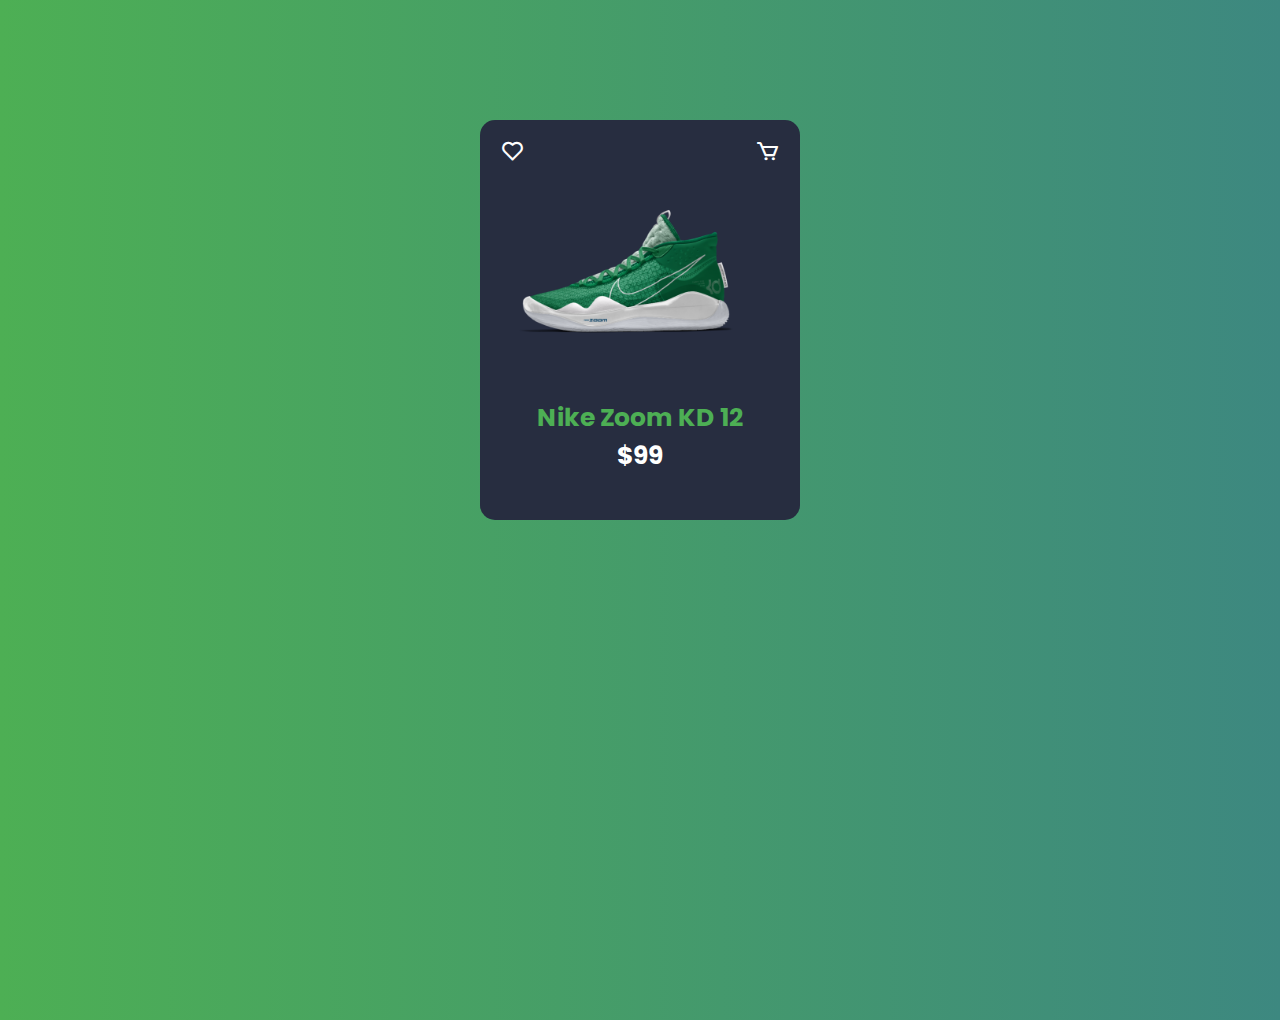
<file: index.html>
<!DOCTYPE html>
<html lang="en">
<head>
    <meta charset="UTF-8">
    <meta name="viewport" content="width=device-width, initial-scale=1.0">
    <title>Product Card</title>
    <link href='https://unpkg.com/boxicons@2.1.4/css/boxicons.min.css' rel='stylesheet'>
    <link rel="stylesheet" href="style.css">
</head>
<body>
    <div class="card">
        <div class="card__heart">
            <i class='bx bx-heart'></i>
        </div>
        <div class="card__cart">
            <i class='bx bx-cart' ></i>
        </div>
        <div class="card__img">
            <img src="nike_zoom_kd12.png" alt="">
        </div>
        
        <div class="card__title">
            Nike Zoom KD 12
        </div>
        <div class="card__price">
            $99
        </div>
        <div class="card__size">
            <h3>Size:</h3>
            <span>6</span>
            <span>7</span>
            <span>8</span>
            <span>9</span>
        </div>
        <div class="card__color">
            <h3>Color:</h3>
            <span class="card__color--green"></span>
            <span class="card__color--red"></span>
            <span class="card__color--black"></span>
        </div>
        <div class="card__action">
            <button>Buy Now</button>
            <button>Add Cart</button>
        </div>

    </div>
</body>
</html>
</file>
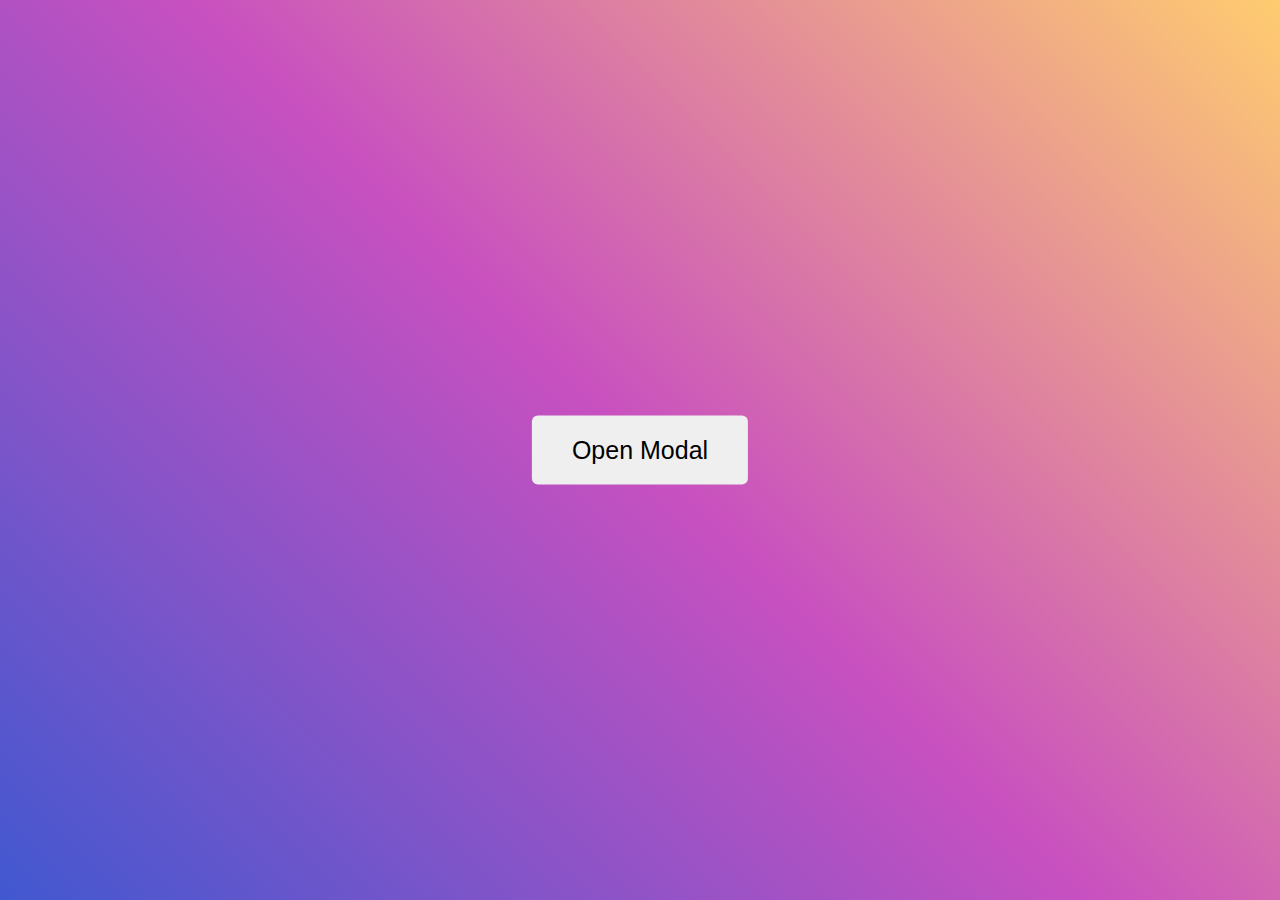
<file: Day3CreateModal/index.html>
<!DOCTYPE html>
<html lang="en">
<head>
    <meta charset="UTF-8">
    <meta name="viewport" content="width=device-width, initial-scale=1.0">
    <title>Create Modal</title>
    <link rel="stylesheet" href="https://cdnjs.cloudflare.com/ajax/libs/font-awesome/6.5.1/css/all.min.css">
    <link rel="stylesheet" href="style.css">
    <link href='https://unpkg.com/boxicons@2.1.4/css/boxicons.min.css' rel='stylesheet'>
</head>
<body>
    <button class="open-modal-btn">Open Modal</button>
    <div class="modal hide">
        <div class="modal__inner">
            <div class="modal__header">
                <p>Welcome to Hi</p>
                <i class='bx bx-x'></i>
            </div>
            <div class="modal__body">
                <h2>Modal</h2>
                <p>Đây là phần body của Modal</p>
            </div>
            <div class="modal__footer">
                <button>Close</button>
            </div>
        </div>
    </div>
</body>
<script src="app.js"></script>
</html>
</file>
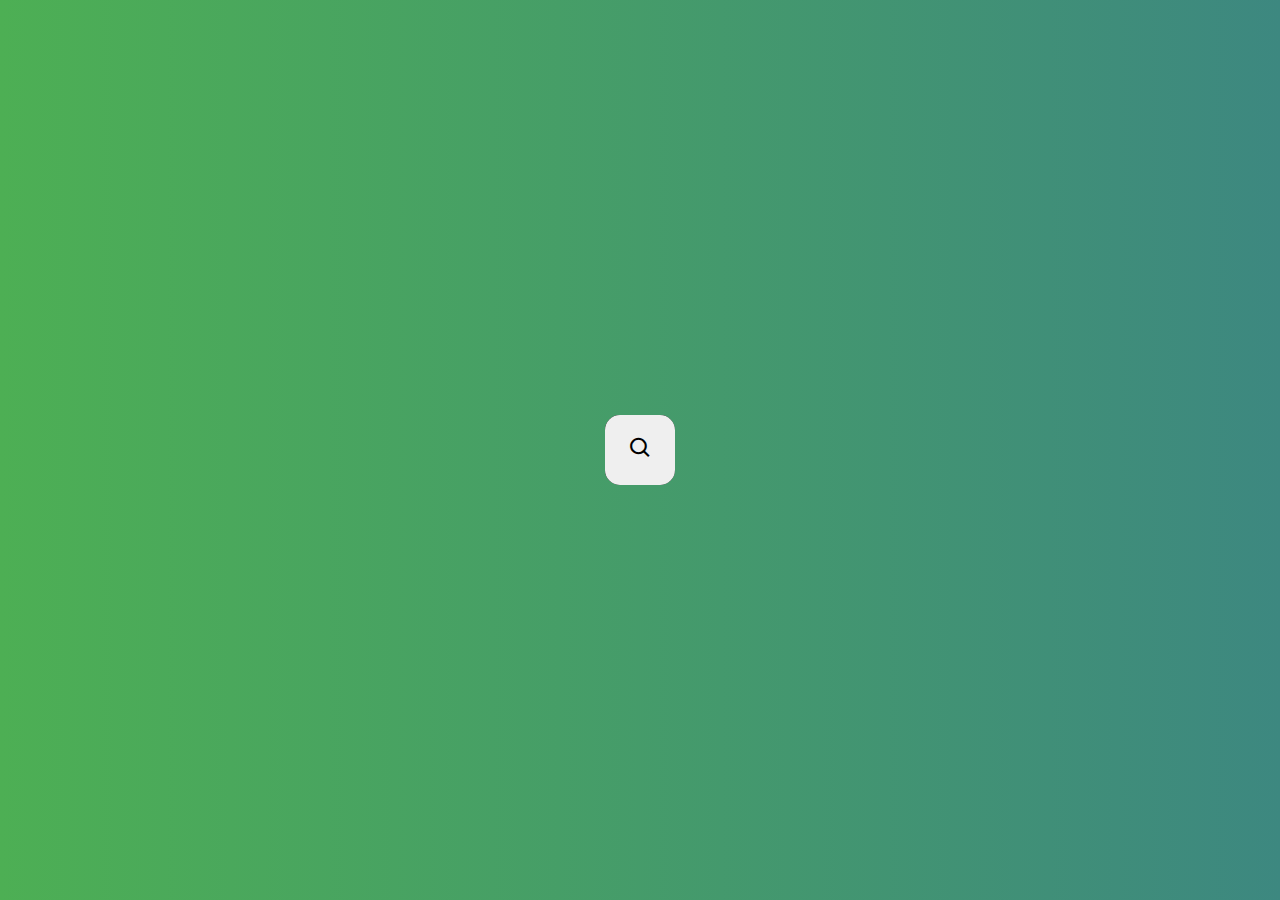
<file: Day5SearchBox/index.html>
<!DOCTYPE html>
<html lang="en">
<head>
    <meta charset="UTF-8">
    <meta name="viewport" content="width=device-width, initial-scale=1.0">
    <title>Search Box</title>
    <link href='https://unpkg.com/boxicons@2.1.4/css/boxicons.min.css' rel='stylesheet'>

    <link rel="stylesheet" href="style.css">
</head>
<body>
    <div class="search-box">
        <input class="search-box__input" type="text">
        <button class="search-box__btn">
            <i class='bx bx-search'></i>
        </button>
    </div>
</body>
<script src="app.js"></script>
</html>
</file>
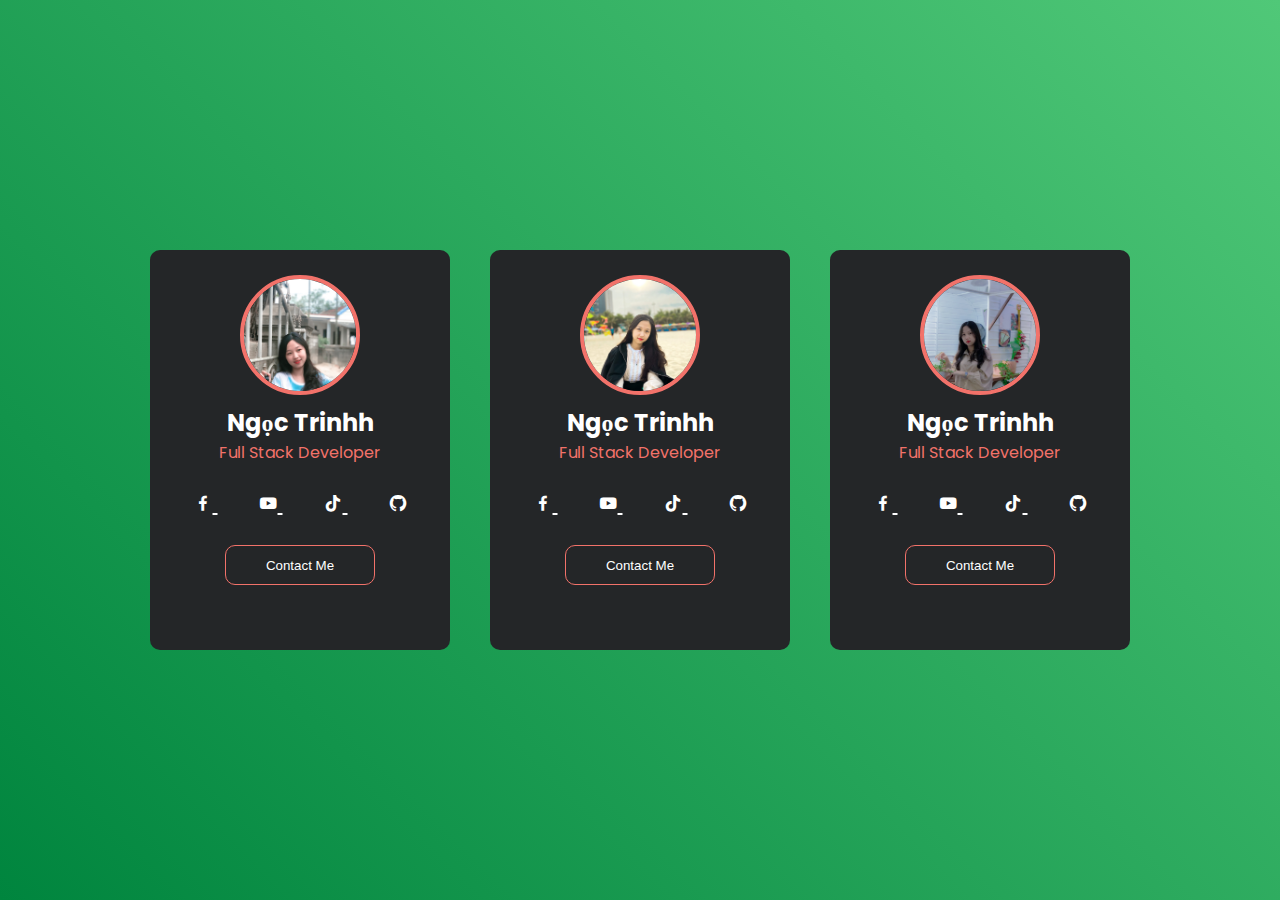
<file: Profile_Card/index.html>
<!DOCTYPE html>
<html lang="en">
<head>
    <meta charset="UTF-8">
    <meta name="viewport" content="width=device-width, initial-scale=1.0">
    <title>Profile Card</title>
    <link rel="stylesheet" href="style.css">
    <link href='https://unpkg.com/boxicons@2.1.4/css/boxicons.min.css' rel='stylesheet'>
</head>
<body>
    <div class="card">
        <div class="card__img">
            <img src="e.jpg" alt="">
        </div>
        <h2>
            Ngọc Trinhh
        </h2>
        <p>Full Stack Developer</p>
        <div class="card__social">
            <a href="">
                <i class='bx bxl-facebook'></i>
            </a>
            <a href="">
                <i class='bx bxl-youtube' ></i> 
            </a>
            <a href="">
                <i class='bx bxl-tiktok' ></i>
            </a>
            <a href="">
                <i class='bx bxl-github' ></i>
            </a>
        </div>
        <button>Contact Me</button>
    </div>
    <!-- Card Profile -->

    <div class="card">
        <div class="card__img">
            <img src="22.jpg" alt="">
        </div>
        <h2>
            Ngọc Trinhh
        </h2>
        <p>Full Stack Developer</p>
        <div class="card__social">
            <a href="">
                <i class='bx bxl-facebook'></i>
            </a>
            <a href="">
                <i class='bx bxl-youtube' ></i> 
            </a>
            <a href="">
                <i class='bx bxl-tiktok' ></i>
            </a>
            <a href="">
                <i class='bx bxl-github' ></i>
            </a>
        </div>
        <button>Contact Me</button>
    </div>
    <!-- Card Profile -->

    <div class="card">
        <div class="card__img">
            <img src="88.jpg" alt="">
        </div>
        <h2>
            Ngọc Trinhh
        </h2>
        <p>Full Stack Developer</p>
        <div class="card__social">
            <a href="">
                <i class='bx bxl-facebook'></i>
            </a>
            <a href="">
                <i class='bx bxl-youtube' ></i> 
            </a>
            <a href="">
                <i class='bx bxl-tiktok' ></i>
            </a>
            <a href="">
                <i class='bx bxl-github' ></i>
            </a>
        </div>
        <button>Contact Me</button>
    </div>
    <!-- Card Profile -->
</body>
</html>
</file>
<file: style.css>
@import url('https://fonts.googleapis.com/css2?family=Poppins:ital,wght@0,200;0,300;0,400;0,500;1,100;1,200;1,300;1,400;1,500&family=Roboto:wght@300;400;500;700&display=swap');
:root{
    --primary-color: #4daf54;
}

*{
    margin: 0;
    padding: 0;
    box-sizing: border-box;
}

body{
    height: 100vh;
    background:linear-gradient(to right, #4daf54, #3d8880);
    font-family: "Poppins";
}
.card{
    margin: 120px auto;
    width: 320px;
    height: 400px;
    background: #272d40;
    padding: 20px;
    border-radius: 15px;
    color: white;
    position: relative;
    overflow: hidden;
}

.card__heart, .card__cart{
    font-size: 25px;
    position: absolute;
    left: 20px;
    top: 15px;
    cursor: pointer;

}

.card__cart{
    left: unset;
    right: 20px;
}

 .card__img{
    width: 90%;
    transition: 0.5s;
}

.card__img img{
    width: 100%;
    height: 100%;
    object-fit: cover;  
    
}

.card__title, .card__price{
    font-size: 25px;
    font-weight: bold;
    text-align: center;
    transition: 0.5s;
}

.card__title{
    color: var(--primary-color);
}

.card__size, .card__color{
    display: flex;
    align-items: center;
    margin-bottom: 10px;
}

.card__size span{
    padding: 1px 10px;
    background: #dadada;
    color: black;
    border-radius: 5px;
    margin: 0 2px;
    cursor: pointer;
}

.card__color span{
    width: 15px;
    height: 15px;
    border-radius: 50%;
    margin: 0 5px;
    cursor: pointer;

}

.card__color--green{
    background: green;
}
.card__color--red{
    background: red;
}
.card__color--black{
    background: black;
}
.card__action button{
    background: var(--primary-color);
    border: none;
    outline: none;
    color: white;
    padding: 10px 20px;
    border-radius: 5px;
    font-weight: bold;
    margin-right: 5px;
    transition: 0.25s;
    cursor: pointer;
}
.card__action button:hover{
    transform: scale(0.9);
}

.card:hover .card__img{
    transform: translateY(-90px) rotate(-20deg);
}

.card:hover .card__title{
    transform: translate(-38px, -72px)
}
.card:hover .card__price{
    transform: translate(-117px, -72px);
}
.card__size{
    margin-top: 150px; 
}
.card__size, .card__color, .card__action{ 
   visibility:hidden ;
   opacity: 0;
   transition: 0.5s;
   transition-delay: 0.4s;
}

.card:hover .card__size,
.card:hover .card__color,
.card:hover .card__action{
    visibility: visible;
    opacity: 100;
}

.card:hover .card__size{
    margin-top: -30px;
}



/* hi minh la nhat */
</file>
<file: Day3CreateModal/style.css>
:root{
    --pink-color: #e26e70;
}
*{
    margin: 0;
    padding: 0;
    box-sizing: border-box;
}
body{
    height: 100vh;
    overflow: hidden;
    background-image: linear-gradient( 45deg, rgb(65, 88, 208) 0%, rgb(200, 80, 192) 50%, rgb(255, 204, 112) 100% );
}


.open-modal-btn{
    padding: 20px 40px;
    border: none;
    outline: none;
    border-radius: 6px;
    position: relative;
    top: 50%;
    left: 50%;
    transform: translate(-50%, -50%);
    font-size: 25px;
    cursor: pointer;
    
}

.modal{
    position: fixed;
    top: 0;
    height: 100vh;
    width: 100vw;
    background: rgba(0, 0, 0, 0.6);
}

.modal__inner{
    width: 400px;
    position: relative;
    top: 50%;
    margin: auto;
    background: white;
    border-radius: 5px;
    overflow: hidden;
    animation: modalShow 0.2s linear;
}

.modal__header{
    display: flex;
    justify-content: space-between;
    align-items: center;
    padding: 15px;
    background: var(--pink-color);
    color: white;
    cursor: pointer;
}

.modal__body{
    padding: 15px;
}
.modal__body h2{
    color: var(--pink-color);
    margin-bottom: 10px;
}
.modal__footer{
    padding: 15px;
    text-align: right;
}

.modal__footer button{
    padding: 10px 20px;
    color: white;
    background: var(--pink-color);
    border-radius: 5px;
    border: none;
    outline: none;
    cursor: pointer;
}

.hide{
    display: none;
}

@keyframes modalShow{
    from{
        top: -200px;
        opacity: 0;
    }

    to{
        top: 50%;
        opacity: 1;
    }
}
</file>
<file: Day5SearchBox/style.css>
*{
    margin: 0;
    padding: 0;
    box-sizing: border-box;
}

body{
    height: 100vh;
    background: linear-gradient(to right, #4daf54, #3d8880);
    display: flex;
    justify-content: center;
    align-items: center;
}

.search-box{
    background: #000;
    width: 70px;
    height: 70px;
    overflow: hidden;
    position: relative;
    border-radius: 15px;
    transition: all 0.5s ease;
}

.search-box__input{
    width: 100%;
    height: 100%;
    background: transparent;
    color: white;
    padding: 20px 100px 20px 20px;
    font-size: 20px;
    outline: none;
}

.search-box__btn{
    position: absolute;
    right: 0;
    top: 0;
    width: 70px;
    height: 70px;
    font-size: 25px;
    border: none;
    outline: none;

}

.search-box.open{
    width: 400px;
}
</file>
<file: Profile_Card/style.css>
@import url('https://fonts.googleapis.com/css2?family=Poppins:ital,wght@0,100;0,200;0,300;0,400;0,500;0,600;0,700;1,100;1,200;1,300;1,400;1,500;1,600;1,700&display=swap');

:root{
    --primary-color: #f2726a;
}

*{
    margin: 0;
    padding: 0;
    box-sizing: border-box;
}

body{
    height: 100vh;
    background: linear-gradient(45deg, #00853e, #50c878 );
    display: flex;
    justify-content: center;
    align-items: center;
    font-family: "Poppins";
    color: white;
}
.card{
    background: #242628;
    width: 300px;
    height: 400px;
    border-radius: 10px;
    text-align: center;
    overflow: hidden;
    margin: 0 20px;
}
img{
    object-fit: cover;
    width: 100%;
    height: 100%;
    object-position: center;
}
.card__img{
    width: 120px;
    height: 120px;
    border: 4px solid var(--primary-color);
    border-radius: 50%;
    overflow: hidden;
    margin: 0 auto;
    transform: translateY(25px);
    transition: 0.5s;
}  

.card h2{
    margin-top: 35px;
}

.card p{
    color: var(--primary-color);
}

.card__social{
    margin: 25px 0;
}

.card__social a{
    color: white;
    margin: 25px 20px;
    font-size: 20px;
}

.card__social a:hover{
    color: #f2726a;
}

.card button{
    width: 150px;
    height: 40px;
    border: 1px solid var(--primary-color);
    background: transparent;
    color: white;
    border-radius: 10px;
    transition: 0.5s;
    cursor: pointer;
}

.card button:hover{
    background: #f2726a;
}

.card__img:hover{
    width: 100%;
    height: 100%;
    border-radius: unset;
    transform: unset;
    border: none;
}
</file>
